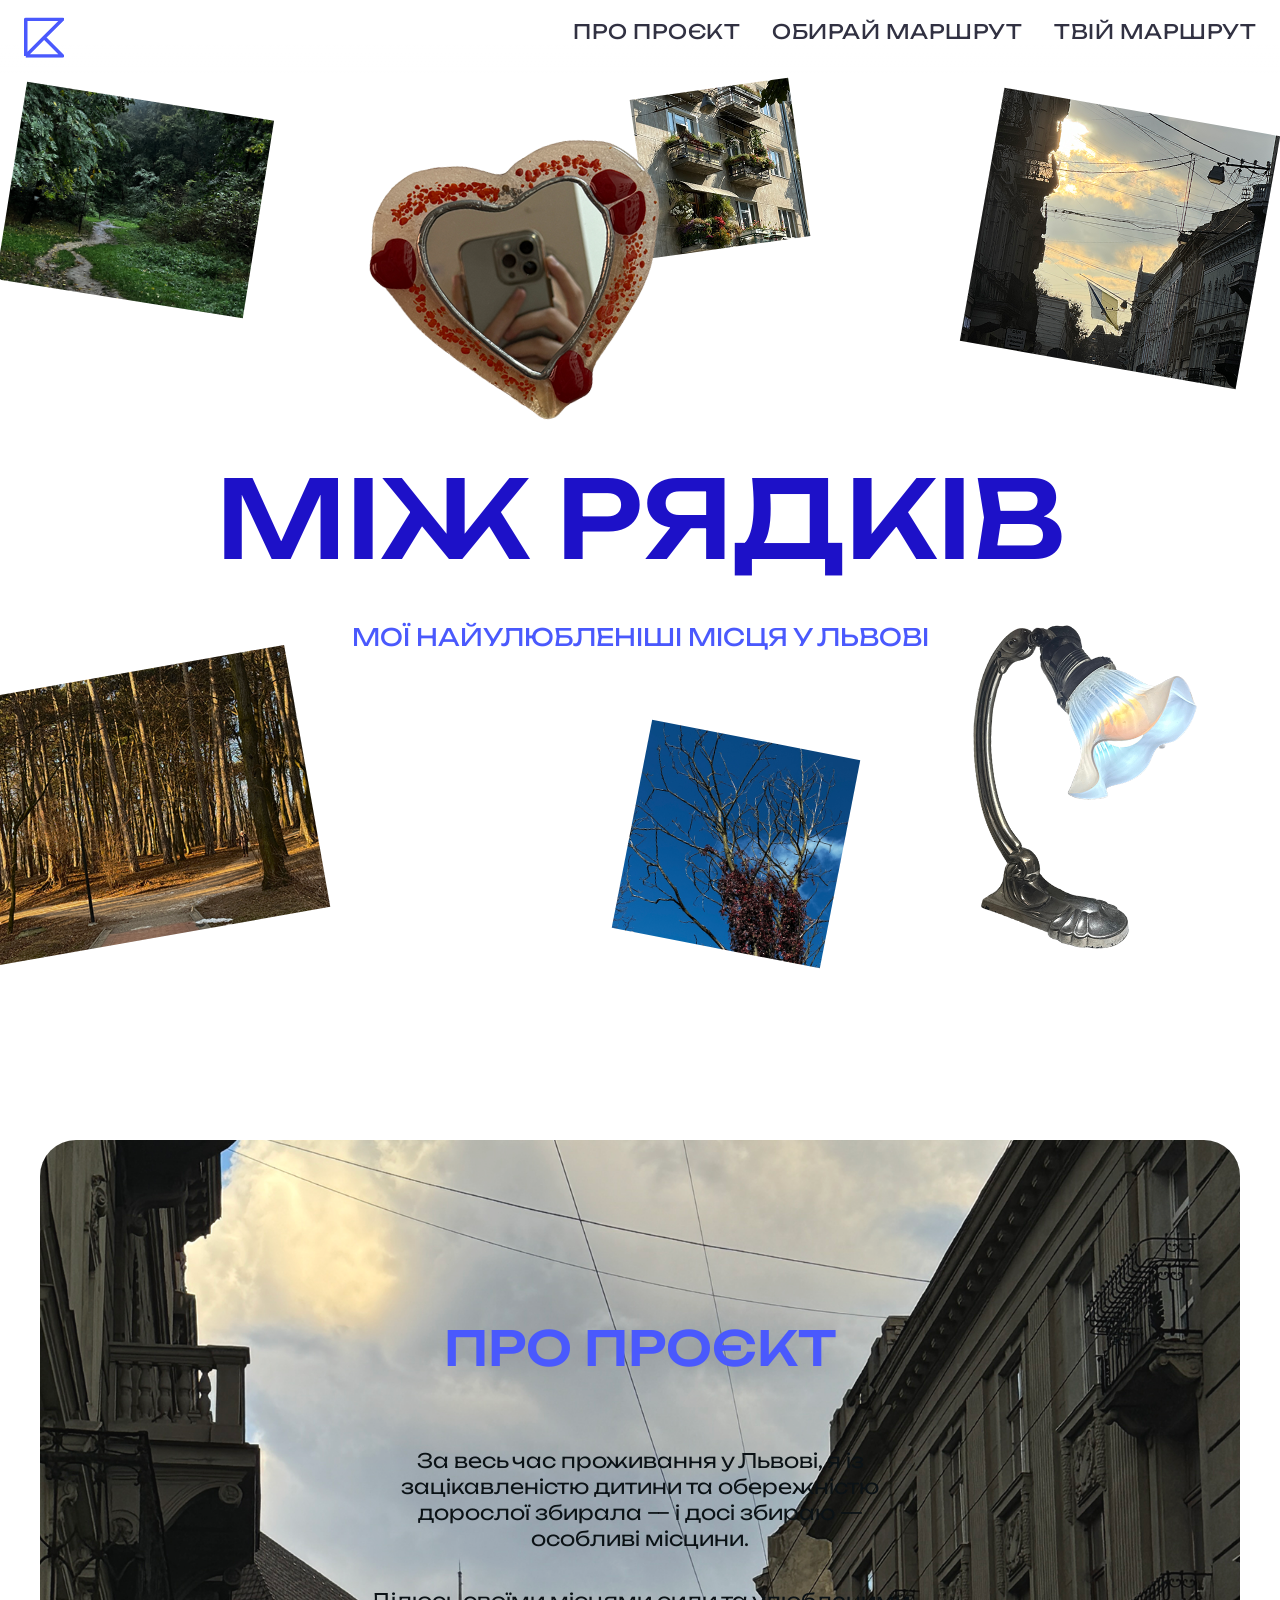
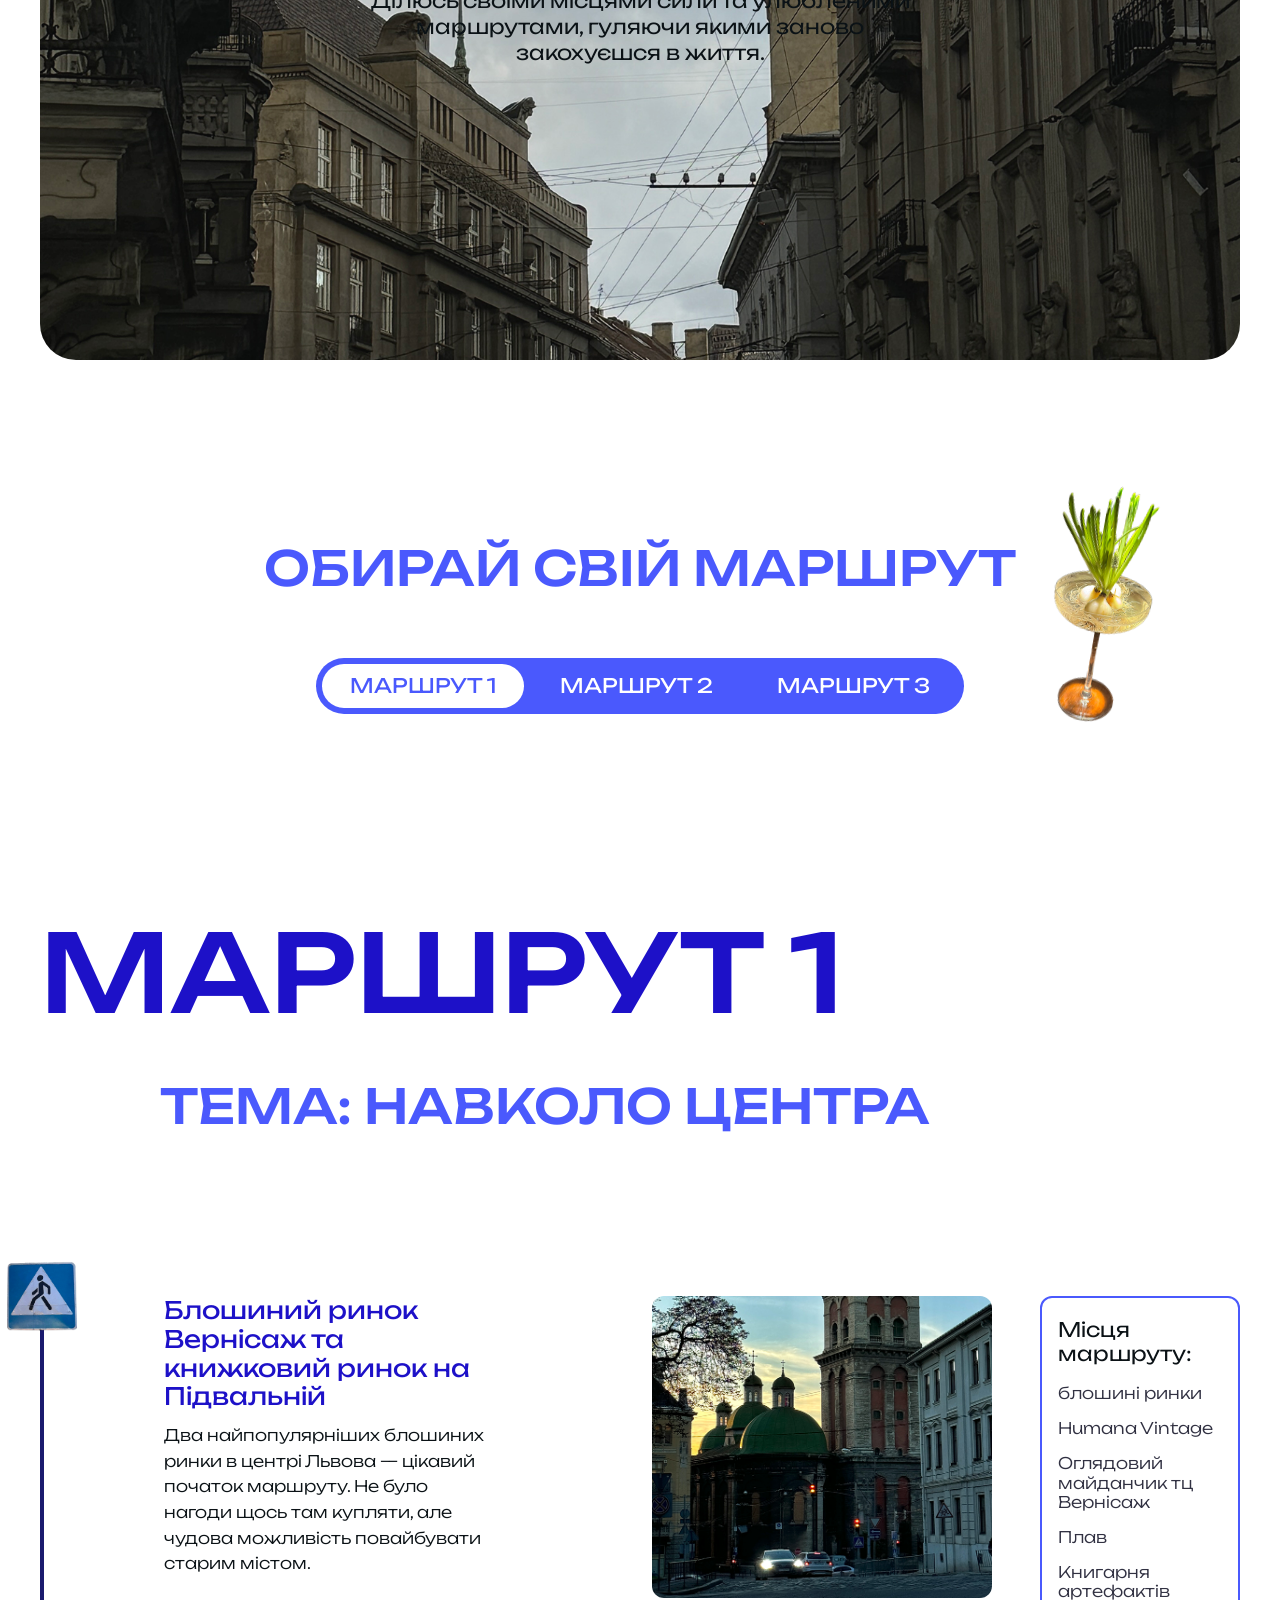
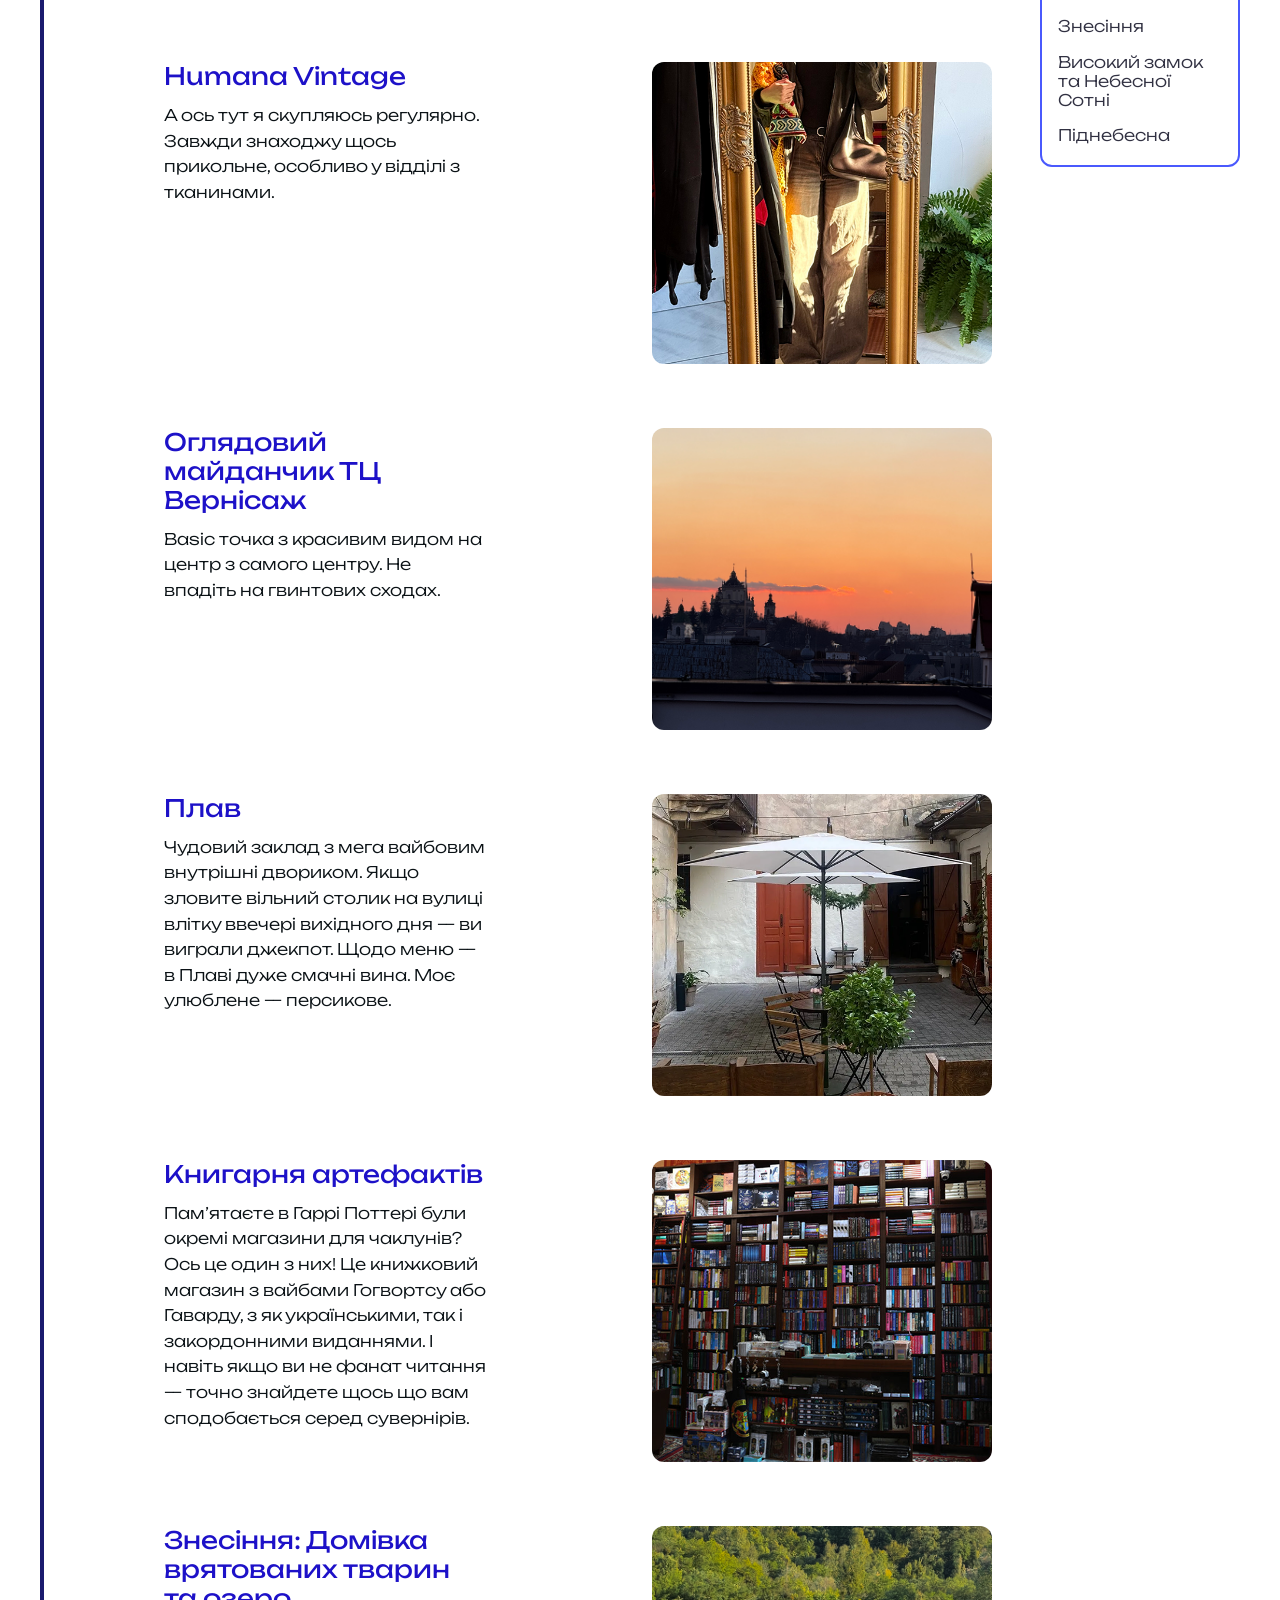
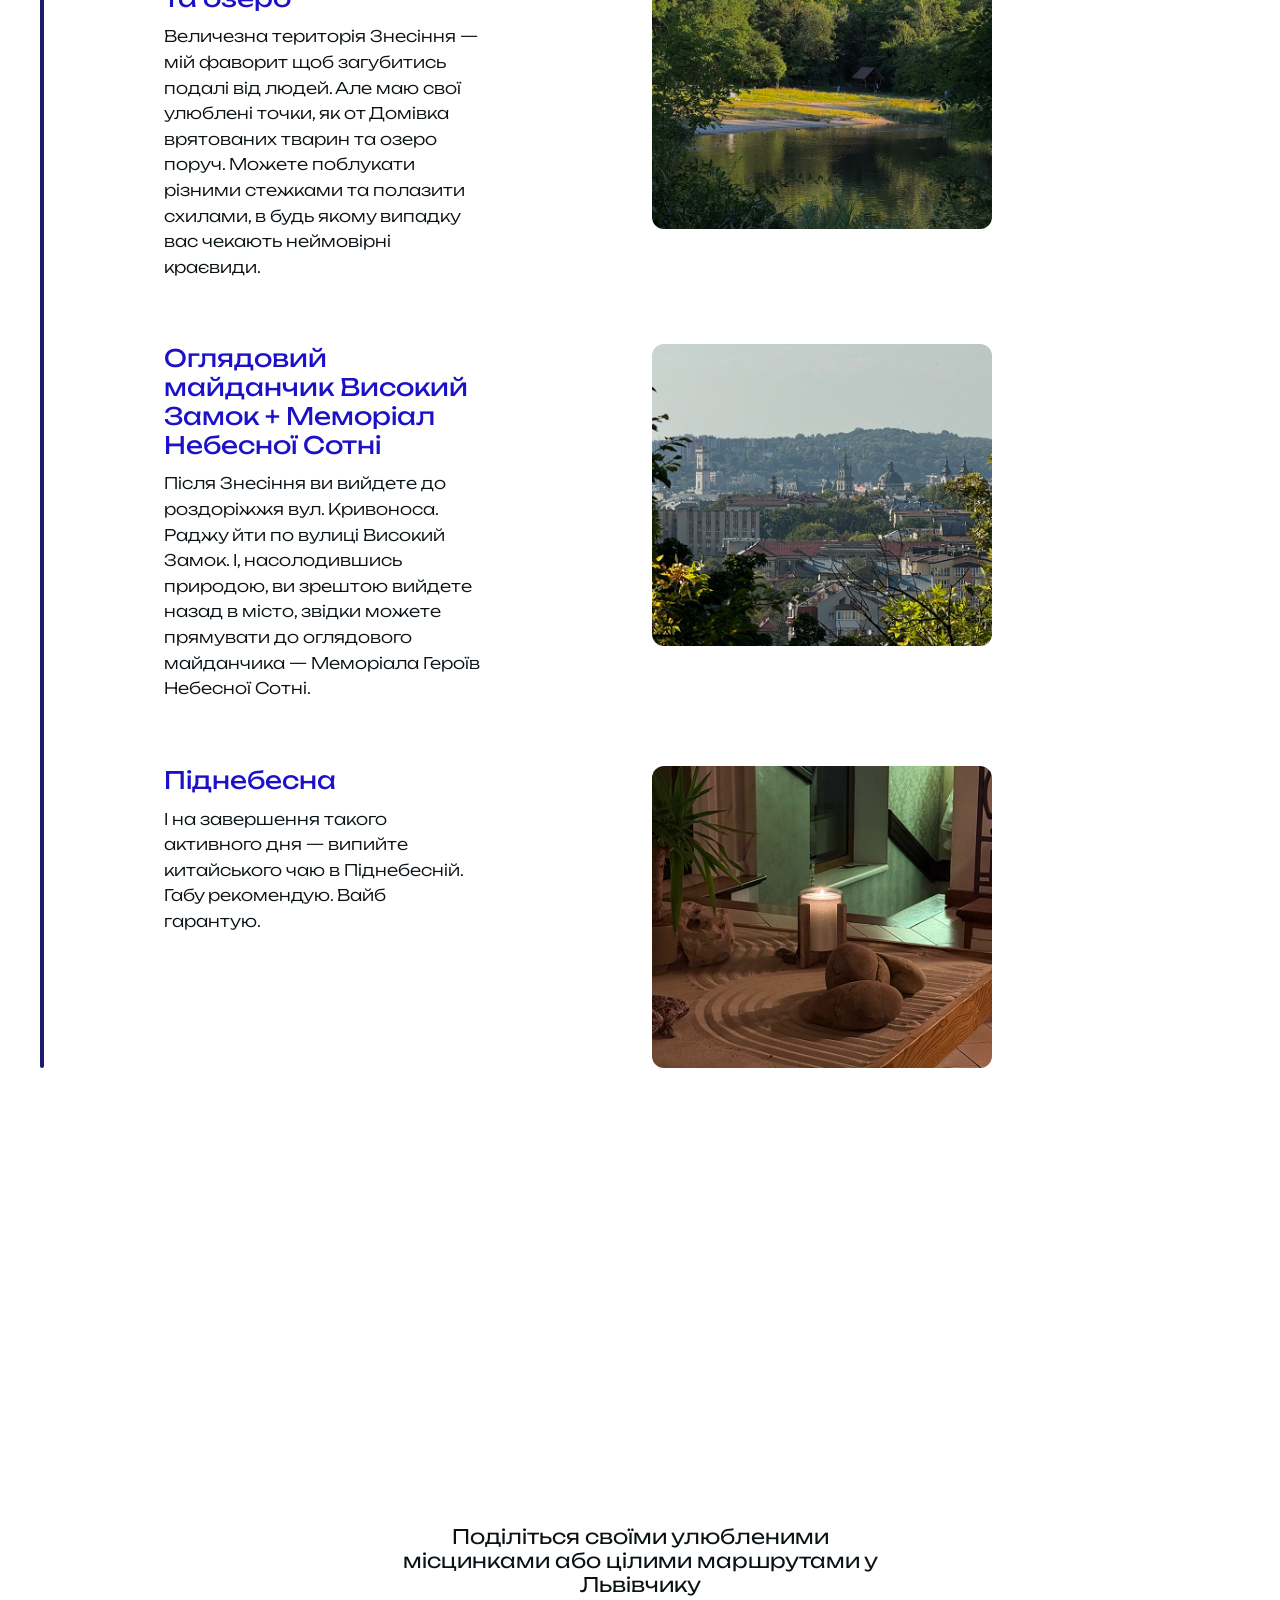
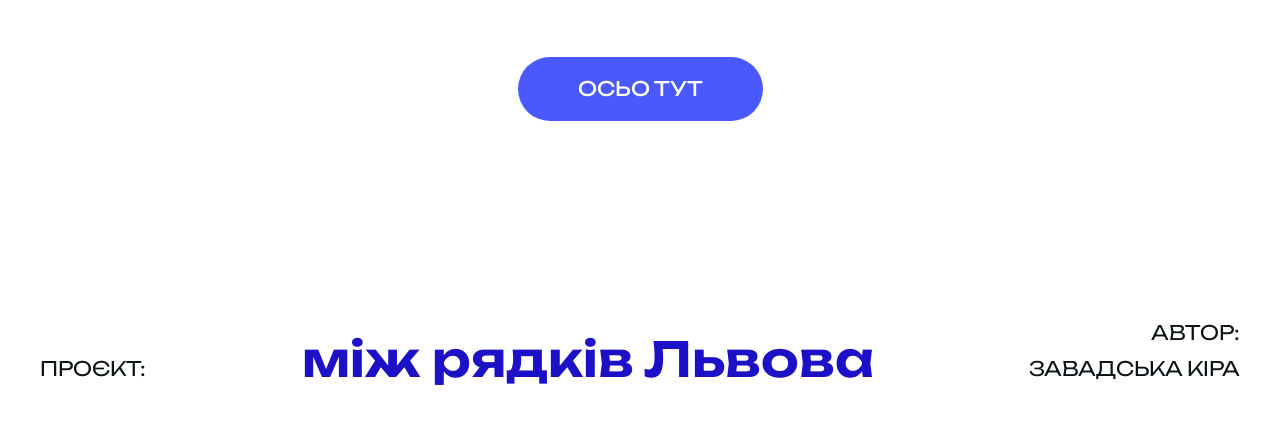
<file: index.html>
<!DOCTYPE html>
<html lang="uk">

<head>
    <meta charset="UTF-8">
    <meta name="viewport" content="width=device-width, initial-scale=1.0">
    <title>Мій лендинг</title>
    <link rel="preconnect" href="https://fonts.googleapis.com">
    <link rel="preconnect" href="https://fonts.gstatic.com" crossorigin>
    <link
        href="https://fonts.googleapis.com/css2?family=Cormorant+Garamond:ital,wght@0,300..700;1,300..700&family=Unbounded:wght@200..900&display=swap"
        rel="stylesheet">

    <link rel="stylesheet" href="css/normalize.css">
    <link rel="stylesheet" href="css/layout.css">
    <link rel="stylesheet" href="css/style.css">
    <link rel="stylesheet" href="css/hero.css">
    <link rel="stylesheet" href="css/about.css">
    <link rel="stylesheet" href="css/footer.css">
    <link rel="stylesheet" href="css/routs.css">
    <link rel="stylesheet" href="css/nav.css">
    <link rel="stylesheet" href="css/burger.css">
</head>

<body id="top">
    <nav>
        <div class="navbar">
            <a href="#top" class="logo">
                <img src="img/logo.svg" alt="logo">
            </a>
            <div class="navigation">
                <button class="nav-icon">
                    <span></span>
                    <span></span>
                    <span></span>
                    <span></span>
                </button>
                <ul class="level_1">
                    <li><a class="nav-link" href="#about">про проєкт</a></li>
                    <li><a class="nav-link" href="#routes">обирай маршрут</a></li>
                    <li><a class="nav-link" href="#footer">твій маршрут</a></li>
                </ul>
            </div>
        </div>
    </nav>


    <section class="hero">
        <div class="inside">
            <div class="hero-scene">
                <div class="hero-content">
                    <h1 class="h1">між рядків</h1>
                    <p class="h3">мої найулюбленіші місця у львові</p>
                </div>
                <img src="img/hero_balcon.jpg" alt="balcon" class="hero-photo hero_balcon">
                <img src="img/hero_blue.png" alt="blue" class="hero-photo hero_blue">
                <img src="img/hero_forest.png" alt="forest" class="hero-photo hero_forest">
                <img src="img/hero_glass.png" alt="glass" class="hero-photo hero_glass">
                <img src="img/hero_lamp.png" alt="lamp" class="hero-photo hero_lamp">
                <img src="img/hero_park.png" alt="park" class="hero-photo hero_park">
                <img src="img/hero_town.png" alt="town" class="hero-photo hero_town">
            </div>
        </div>
    </section>

    <section class="about" id="about">
        <div class="inside">
            <div class="about-card">
                <div class="about-bg"></div>
                <div class="about-content">
                    <h2 class="about-title h2">про проєкт</h2>

                    <p class="about-text h6">
                        За весь час проживання у Львові, я із зацікавленістю дитини та
                        обережністю дорослої збирала — і досі збираю — особливі місцини.
                    </p>

                    <p class="about-text h6">
                        Ділюсь своїми місцями сили та улюбленими маршрутами, гуляючи якими заново закохуєшся в життя.
                    </p>
                </div>

            </div>
        </div>
    </section>
    <section class="routes" id="routes">
        <div class="inside">
            <div class="routes-header">
                <h2 class="routes-title h2">Обирай свій маршрут</h2>
                <img src="img/routs_shoes.png" alt="туфельки" class="routes-shoes">
                <img src="img/routs_coctail.png" alt="коктель" class="routes-coctail">
                <div class="routes-tabs">
                    <button class="routes-tab active h3" data-route="1">Маршрут 1</button>
                    <button class="routes-tab h3" data-route="2">Маршрут 2</button>
                    <button class="routes-tab h3" data-route="3">Маршрут 3</button>
                </div>
            </div>



            <!-- маршрут 1 -->
            <div class="route active" id="route-1">
                <div class="route-intro">
                    <h1 class="h1">Маршрут 1</h1>
                    <p class="route-theme h2">Тема: Навколо центра</p>
                </div>

                <div class="route-body">

                    <div class="route-marker">
                        <img src="img/routs_sign.PNG" alt="marker" class="route-marker-sign">
                    </div>

                    <div class="route-places">
                        <div class="route-place" id="route1-place-1">
                            <div class="route-place-info">
                                <h4 class="route-place-title h4">Блошиний ринок Вернісаж та книжковий ринок на
                                    Підвальній</h4>
                                <p class="route-place-text">Два найпопулярніших блошиних ринки в центрі Львова — цікавий
                                    початок маршруту. Не було нагоди щось там купляти, але чудова можливість повайбувати
                                    старим містом.</p>
                            </div>
                            <img src="img/routs_1.1_shop.png" alt="Блошиний ринок" class="route-place-img">
                        </div>

                        <div class="route-place" id="route1-place-2">
                            <div class="route-place-info">
                                <h4 class="route-place-title h4">Humana Vintage</h4>
                                <p class="route-place-text">А ось тут я скупляюсь регулярно. Завжди знаходжу щось
                                    прикольне, особливо у відділі з тканинами.</p>
                            </div>
                            <img src="img/routs_1.2_humana.png" alt="Humana Vintage" class="route-place-img">
                        </div>

                        <div class="route-place" id="route1-place-3">
                            <div class="route-place-info">
                                <h4 class="route-place-title h4">Оглядовий майданчик ТЦ Вернісаж</h4>
                                <p class="route-place-text">Basic точка з красивим видом на центр з самого центру. Не
                                    впадіть на гвинтових сходах.</p>
                            </div>
                            <img src="img/routs_1.3_vernisag.png" alt="Оглядовий майданчик" class="route-place-img">
                        </div>

                        <div class="route-place" id="route1-place-4">
                            <div class="route-place-info">
                                <h4 class="route-place-title h4">Плав</h4>
                                <p class="route-place-text">Чудовий заклад з мега вайбовим внутрішні двориком. Якщо
                                    зловите вільний столик на вулиці влітку ввечері вихідного дня — ви виграли джекпот.
                                    Щодо меню — в Плаві дуже смачні вина. Моє улюблене — персикове.</p>
                            </div>
                            <img src="img/routsa_1.4_plav.png" alt="Плав" class="route-place-img">
                        </div>

                        <div class="route-place" id="route1-place-5">
                            <div class="route-place-info">
                                <h4 class="route-place-title h4">Книгарня артефактів</h4>
                                <p class="route-place-text">Памʼятаєте в Гаррі Поттері були окремі магазини для
                                    чаклунів? Ось це один з них! Це книжковий магазин з вайбами Гогвортсу або Гаварду, з
                                    як українськими, так і закордонними виданнями. І навіть якщо ви не фанат читання —
                                    точно знайдете щось що вам сподобається серед сувернірів.</p>
                            </div>
                            <img src="img/routs_1.5_artefacts.png" alt="Книгарня артефактів" class="route-place-img">
                        </div>

                        <div class="route-place" id="route1-place-6">
                            <div class="route-place-info">
                                <h4 class="route-place-title h4">Знесіння: Домівка врятованих тварин та озеро</h4>
                                <p class="route-place-text">Величезна територія Знесіння — мій фаворит щоб загубитись
                                    подалі від людей. Але маю свої улюблені точки, як от Домівка врятованих тварин та
                                    озеро поруч. Можете поблукати різними стежками та полазити схилами, в будь якому
                                    випадку вас чекають неймовірні краєвиди.</p>
                            </div>
                            <img src="img/routs_1.6_lake.png" alt="Знесіння" class="route-place-img">
                        </div>

                        <div class="route-place" id="route1-place-7">
                            <div class="route-place-info">
                                <h4 class="route-place-title h4">Оглядовий майданчик Високий Замок + Меморіал Небесної
                                    Сотні</h4>
                                <p class="route-place-text">Після Знесіння ви вийдете до роздоріжжя вул. Кривоноса.
                                    Раджу йти по вулиці Високий Замок. І, насолодившись природою, ви зрештою вийдете
                                    назад в місто, звідки можете прямувати до оглядового майданчика — Меморіала Героїв
                                    Небесної Сотні.</p>
                            </div>
                            <img src="img/routs_1.7_sightseeing.png" alt="Високий замок" class="route-place-img">
                        </div>

                        <div class="route-place" id="route1-place-8">
                            <div class="route-place-info">
                                <h4 class="route-place-title h4">Піднебесна</h4>
                                <p class="route-place-text">І на завершення такого активного дня — випийте китайського
                                    чаю в Піднебесній. Габу рекомендую. Вайб гарантую.</p>
                            </div>
                            <img src="img/routs_1.8_pidnebesna.png" alt=".8_pidnebesna" class="route-place-img">
                        </div>

                    </div>

                    <div class="route-sidebar">
                        <p class="route-sidebar-title h6">Місця маршруту:</p>
                        <ul class="route-sidebar-list h5">
                            <li><a href="#route1-place-1" class="route-sidebar-link">блошині ринки</a></li>
                            <li><a href="#route1-place-2" class="route-sidebar-link">Humana Vintage</a></li>
                            <li><a href="#route1-place-3" class="route-sidebar-link">Оглядовий майданчик тц Вернісаж</a>
                            </li>
                            <li><a href="#route1-place-4" class="route-sidebar-link">Плав</a></li>
                            <li><a href="#route1-place-5" class="route-sidebar-link">Книгарня артефактів</a></li>
                            <li><a href="#route1-place-6" class="route-sidebar-link">Знесіння</a></li>
                            <li><a href="#route1-place-7" class="route-sidebar-link">Високий замок та Небесної Сотні</a>
                            </li>
                            <li><a href="#route1-place-8" class="route-sidebar-link">Піднебесна</a></li>
                        </ul>
                    </div>

                </div>
            </div>







            <!-- маршрут 2 -->
            <div class="route" id="route-2">
                <div class="route-intro">
                    <h1 class="h1">Маршрут 2</h1>
                    <p class="route-theme h2">Тема: Дзен з природою</p>
                </div>

                <div class="route-body">

                    <div class="route-marker">
                        <img src="img/routs_sign.PNG" alt="marker" class="route-marker-sign">
                    </div>

                    <div class="route-places">

                        <div class="route-place" id="route2-place-1">
                            <div class="route-place-info">
                                <h4 class="route-place-title h4">Львівський муніципальний мистецький центр</h4>
                                <p class="route-place-text">Починаємо з Муніципального. Там завжди прикольні виставки і
                                    безкоштовний вхід. + вони часто проводять лекції, кіноперегляди, замальовки та інші
                                    події.</p>
                            </div>
                            <img src="img/routs_2.1_muncenter.png" alt="Львівський муніципальний мистецький центр"
                                class="route-place-img">
                        </div>

                        <div class="route-place" id="route2-place-2">
                            <div class="route-place-info">
                                <h4 class="route-place-title h4">Кафе Vitalnia</h4>
                                <p class="route-place-text">Як і в Плаві тут дуже атмосферний внутрішній дворик. Смачна
                                    кава і, як не дивно, атмосфера Вітальні.</p>
                            </div>
                            <img src="img/routs_2.2_vitalnia.png" alt="Кафе Vitalnia" class="route-place-img">
                        </div>

                        <div class="route-place" id="route2-place-3">
                            <div class="route-place-info">
                                <h4 class="route-place-title h4">Щось цікаве</h4>
                                <p class="route-place-text">Улюблений шоурум. Можна залипнути на годину просто
                                    розглядаючи все що стоїть на продаж. Ultimate місце для покупки подарунків, вам ще й
                                    все красивенько запакують.</p>
                            </div>
                            <img src="img/routs_2.3_showroom.png" alt="Щось цікаве" class="route-place-img">
                        </div>

                        <div class="route-place" id="route2-place-4">
                            <div class="route-place-info">
                                <h4 class="route-place-title h4">Травень</h4>
                                <p class="route-place-text">Зайдіть поїсти веганські страви, та відчуйте себе в
                                    нефорській творчій тусовці.</p>
                            </div>
                            <img src="img/routs_2.4_traven.png" alt="Травень" class="route-place-img">
                        </div>

                        <div class="route-place" id="route2-place-5">
                            <div class="route-place-info">
                                <h4 class="route-place-title h4">Ветеринарне озеро</h4>
                                <p class="route-place-text">Поки ви йдете по найкращій (на мою субʼєктивну думку) вулиці
                                    Пекарській — зайдіть гляньте на озеро у Ветеринарному уніку. Люблю там посидіти,
                                    повайбувати на сонечку разом з качечками.</p>
                            </div>
                            <img src="img/routs_2.5_veterenary.png" alt="Ветеринарне озеро" class="route-place-img">
                        </div>

                        <div class="route-place" id="route2-place-6">
                            <div class="route-place-info">
                                <h4 class="route-place-title h4">Личаківський цвинтар</h4>
                                <p class="route-place-text">Можна окремо йти на цілий день на тер-рію Личаківського
                                    цвинтаря, і все одно все не облазити. Якщо маєте час — залізьте в якусь дальню стару
                                    частину, подосліджуйте могили 19-20 століть. Відчула себе археологом коли там була.
                                </p>
                            </div>
                            <img src="img/routs_2.6_zwyntar.png" alt="Личаківський цвинтар" class="route-place-img">
                        </div>

                        <div class="route-place" id="route2-place-7">
                            <div class="route-place-info">
                                <h4 class="route-place-title h4">Личаківський парк + оглядовий майданчик</h4>
                                <p class="route-place-text">Після цвинтаря йдіть в Личаківський парк. Раджу піти саме
                                    провулками, повз меморіал Героїв України і вверх Цетнерівкою. Увійшовши в парк
                                    можете пройти його наскрізь і потім завернути вправо, а можете одразу лізти вгору
                                    вправо. Трохи пошукавши знайдете заховану кущами панораму на центр. </p>
                            </div>
                            <img src="img/routs_2.7_park.png" alt="Личаківський парк" class="route-place-img">
                        </div>

                        <div class="route-place" id="route2-place-8">
                            <div class="route-place-info">
                                <h4 class="route-place-title h4">АТБ</h4>
                                <p class="route-place-text">І на завершення такого насиченого дня — йдіть в АТБ на
                                    Личаківській. У Львові дуже мало АТБ, і це крає мені серце. Тому зайдіть, кайфаніть,
                                    купіть собі булочку, і можете спускатись вниз по Личаківській назад в центр.</p>
                            </div>
                            <img src="img/routs_2.8_atb.png" alt="АТБ" class="route-place-img">
                        </div>

                    </div>

                    <!-- sticky блок місць маршруту -->
                    <div class="route-sidebar">
                        <p class="route-sidebar-title h6">Місця маршруту:</p>
                        <ul class="route-sidebar-list">
                            <li><a href="#route2-place-1" class="route-sidebar-link">Муніципальний центр</a></li>
                            <li><a href="#route2-place-2" class="route-sidebar-link">кафе Vitalnia</a></li>
                            <li><a href="#route2-place-3" class="route-sidebar-link">шоурум Щось цікаве</a></li>
                            <li><a href="#route2-place-4" class="route-sidebar-link">Травень</a></li>
                            <li><a href="#route2-place-5" class="route-sidebar-link">Ветеринарне озеро</a></li>
                            <li><a href="#route2-place-6" class="route-sidebar-link">Личаківський цвинтар</a></li>
                            <li><a href="#route2-place-7" class="route-sidebar-link">Личаківський парк + оглядовий
                                    майданчик</a></li>
                            <li><a href="#route2-place-8" class="route-sidebar-link">АТБ</a></li>
                        </ul>
                    </div>

                </div>
            </div>





            <!-- маршрут 3 -->
            <div class="route" id="route-3">
                <div class="route-intro">
                    <h1 class="h1">Маршрут 3</h1>
                    <p class="route-theme h2">Тема: Окультуритись</p>
                </div>

                <div class="route-body">

                    <div class="route-marker">
                        <img src="img/routs_sign.PNG" alt="marker" class="route-marker-sign">
                    </div>

                    <div class="route-places">

                        <div class="route-place" id="route3-place-1">
                            <div class="route-place-info">
                                <h4 class="route-place-title h4">Альтернативна Кава на вул. Левицького</h4>
                                <p class="route-place-text">Зайдіть візьміть собі кави в Альтеркаві, і можете спокійно
                                    рушати по головним мистецьким точкам Львова.</p>
                            </div>
                            <img src="img/routs_3.1_cava.png" alt="Альтернативна Кава на вул. Левицького"
                                class="route-place-img">
                        </div>

                        <div class="route-place" id="route3-place-2">
                            <div class="route-place-info">
                                <h4 class="route-place-title h4">Я Галерея Пентхаус</h4>
                                <p class="route-place-text">Кайфові виставки в кайфовій будівлі. Не поспішайте,
                                    розглядайте деталі, подумайте про сенси життя.</p>
                            </div>
                            <img src="img/routs_3.2_penthouse.png" alt="Я Галерея Пентхаус" class="route-place-img">
                        </div>

                        <div class="route-place" id="route3-place-3">
                            <div class="route-place-info">
                                <h4 class="route-place-title h4">Я Галерея</h4>
                                <p class="route-place-text">Сейм, що і з пентхаусом, гляньте на мистецтво.В ЯГалереї
                                    часто проводяться замальовки оголеної натури, раджу хоч раз сходити.</p>
                            </div>
                            <img src="img/routs_3.3_gallery.png" alt="Я Галерея" class="route-place-img">
                        </div>

                        <div class="route-place" id="route3-place-4">
                            <div class="route-place-info">
                                <h4 class="route-place-title h4">Мистецька бібліотека</h4>
                                <p class="route-place-text">ЧЦе вам не звичайна бібліотека, а мистецька. Багато
                                    крутезних видань зі всеможливих тем, починаючи з дизайну та традиційного живопису,
                                    закінчуючи театром та музикою. Звісно там є й відділи з більш звичною літературою,
                                    типу історії, математики, української прохи і поезії.</p>
                            </div>
                            <img src="img/routs_3.4_library.png" alt="Мистецька бібліотека" class="route-place-img">
                        </div>

                        <div class="route-place" id="route3-place-5">
                            <div class="route-place-info">
                                <h4 class="route-place-title h4">ZAG</h4>
                                <p class="route-place-text">Відносно нова галерея, виставляє відомих митців. Наприклад
                                    зараз була експозиція робіт Тараса Шевченка, а до того були Айвазовський та Марчук.
                                    Кожного останнього числа місяця вхід в галерею — безкоштовний. Але готуйтесь до
                                    величезних черг.</p>
                            </div>
                            <img src="img/routs_3.5_zag.png" alt="ZAG" class="route-place-img">
                        </div>

                        <div class="route-place" id="route3-place-6">
                            <div class="route-place-info">
                                <h4 class="route-place-title h4">Містечко на вул. Вітовського</h4>
                                <p class="route-place-text">Якщо насолодились високим — час згадати як каша вдома пахне
                                    і піти в Містечко. Це бістро з смачною їжею, (звісно, на мою субʼєктивну думку, але
                                    не стикалась з протилежною), де можна поїсти чи ненайдешевше у Львові. Але судячи з
                                    відгуків на гугл мепс — не беріть чебуреки...</p>
                            </div>
                            <img src="img/routs_3.6_mistechko.png" alt="Містечко на вул. Вітовського"
                                class="route-place-img">
                        </div>

                        <div class="route-place" id="route3-place-7">
                            <div class="route-place-info">
                                <h4 class="route-place-title h4">ЛНАМ + галерея ЛНАМ</h4>
                                <p class="route-place-text">Не згадати про Alma Mater буде злочином, тому можете зайти в
                                    галерею на території академії, а також походити навколо корпусів. Якщо у вас є
                                    знайомі в академії чи ви просто дуже сміливі — пройдіться корпусами — в середині
                                    виставлені роботи студентів різних кафедр ЛНАМ. Або просто прийдіть на день
                                    відкритих дверей — не пошкодуєте.</p>
                            </div>
                            <img src="img/routs_3.7_lnaa.png" alt="ЛНАМ + галерея ЛНАМ" class="route-place-img">
                        </div>

                        <div class="route-place" id="route3-place-8">
                            <div class="route-place-info">
                                <h4 class="route-place-title h4">Три озера на Кримській</h4>
                                <p class="route-place-text">І на завершення такого мистецького дня — квест — знайдіть 3
                                    озера. Це не важко, і результат того вартує. Вам треба від ЛНАМ піти на вулицю
                                    Кримську, пройтись і завернути на перший поворот наліво. Там буду два неймовірних
                                    озера. Почильте там, і верніться на знов на Кримську. Йдіть вперед поки не натрапите
                                    на третє озеро( воно мій фаворит). Це і буде фініш. </p>
                            </div>
                            <img src="img/routs_3.8_krymska.png" alt="Три озера на Кримській" class="route-place-img">
                        </div>

                    </div>

                    <!-- sticky блок місць маршруту -->
                    <div class="route-sidebar">
                        <p class="route-sidebar-title h6">Місця маршруту:</p>
                        <ul class="route-sidebar-list">
                            <li><a href="#route3-place-1" class="route-sidebar-link">Альтеркава на Левицького</a></li>
                            <li><a href="#route3-place-2" class="route-sidebar-link">Я Галерея Пентхаус</a></li>
                            <li><a href="#route3-place-3" class="route-sidebar-link">Я Галерея</a></li>
                            <li><a href="#route3-place-4" class="route-sidebar-link">Мистецька бібліотека</a></li>
                            <li><a href="#route3-place-5" class="route-sidebar-link">ZAG</a></li>
                            <li><a href="#route3-place-6" class="route-sidebar-link">Містечко на Вітовського</a></li>
                            <li><a href="#route3-place-7" class="route-sidebar-link">ЛНАМ</a></li>
                            <li><a href="#route3-place-8" class="route-sidebar-link">Три озера на Кримській</a></li>
                        </ul>
                    </div>

                </div>
            </div>

        </div>
    </section>
    <footer id="footer">
        <div class="inside">
            <div class="footer-top">
                <img src="img/footer-horse.png" alt="horse" class="footer-horse">
                <p class="footer-text h6">Поділіться своїми улюбленими місцинками або цілими маршрутами у Львівчику
                </p>
                <a href="#" class="footer-btn">Осьо тут</a>
            </div>

            <div class="footer-bottom">
                <p class="footer-label h6">Проєкт:</p>
                <p class="footer-title">між рядків Львова</p>
                <div class="footer-author">
                    <p class="footer-label h6">Автор:</p>
                    <p class="footer-name h6">Завадська Кіра</p>
                </div>
            </div>
        </div>
    </footer>
    <script src="js/parallax.js"></script>
    <script src="js/routs.js"></script>
    <script src="js/nav.js"></script>
</body>

</html>
</file>
<file: css/layout.css>
/* напрямки */
.row {
  display: flex;
  flex-direction: row;
}

.col {
  display: flex;
  flex-direction: column;
}

/* вирівнювання */
.space-between {
  justify-content: space-between;
}

.center {
  align-items: center;
  text-align: center;
}


header>.inside,
footer>.inside,
section>.inside {
    max-width: var(--max-width);
    margin-left: auto;
    margin-right: auto;
    padding-left: var(--ipad-padding);
    padding-right: var(--ipad-padding);
}

@media (max-width:640px) {

    header>.inside,
    footer>.inside,
    section>.inside {

        padding-left: var(--mob-padding);
        padding-right: var(--mob-padding);
    }
}
</file>
<file: css/style.css>
:root {
    --main-color: #1D11C8;
    --secondary-color: #4A59FD;
    --btn-color: #FFFDD0;
    --background-color: #ffffff;
    --txt-secondary-color: #0B1216;
    --txt-tetriary-color: #313142;
    /* тут розписую всі кольори які в мене є і які належать певним змінним*/

    --mob-padding: 24px;
    --ipad-padding: 40px;
    /* відступи для телефона*/
    --max-width: 1440px;
    /* всі відступи (обмеження далі якого не розширюється)*/
    --brg-width: 28px;
    --brg-height: 20px;
    --brg-weight: 2px;
    --nav-color-1: #0B1216;
    --brg-color-1: #0B1216;

}

html body {
    font-family: "Unbounded", sans-serif;
    font-optical-sizing: auto;
    font-size: 1rem;        /* = 16px */
    line-height: 1.2;
    font-weight: 300;
    font-style: normal;
    color: var(--txt-secondary-color);
}

em {
    font-style: italic;
}
.h1 {
  font-size: 6.75rem;   /* 108 / 16 */
  line-height: 1.1;
  font-weight: 500;
  color: var(--main-color);
  text-transform: uppercase;
}

.h2 {
  font-size: 3rem;   /* 108 / 16 */
  line-height: 1.2;
  font-weight: 500;
  color: var(--secondary-color);
  text-transform: uppercase;
}

.h3 {
  font-size: 1.5rem;    /* 24 / 16 */
  line-height: 1.2;
  color: var(--secondary-color);
  text-transform: uppercase;
  font-weight: 400;
}

.h4 {
  font-size: 1.5rem;    /* 24 / 16 */
  color: var(--main-color);
  font-weight: 400;
}

.h5 {
  font-size: 1rem; 
  font-weight: 300;
}

.h6 {
  font-size: 1.25rem;   /* 20 / 16 */
  line-height: 1.2;
  color: var(--txt-secondary-color);
  /*text-transform: uppercase;*/
  font-weight: 350;
}


.nav-link {
  font-size: 1.25rem; /* як h6 */
  font-weight: 400;
  text-transform: uppercase;
  color: var(--txt-secondary-color);
}
</file>
<file: css/hero.css>
.hero {
  padding-top: 80px;
  padding-bottom: 40px;
}

.hero-scene {
  position: relative;
  min-height: 820px;
}

/* центральний текст */
.hero-content {
  position: absolute;
  left: 50%;
  top: 380px;
  transform: translateX(-50%);
  text-align: center;
  z-index: 3;
  width: 100%;
}

.hero-content .h1 {
  margin-bottom: 44px;
}

.hero-photo,
.hero-object {
  position: absolute;
  display: block;
  object-fit: cover;
}

.hero_lamp {
  width: 280px;
  right: 20px;
  bottom: -70px;
  transform: rotate(4deg);
}

/* 2. верх право-центр */
.hero_balcon {
  width: 160px;
  right: 440px;
  top: 8px;
  transform: rotate(-8deg);
  transition-delay: 5s;
}

/* 3. низ центр */
.hero_blue {
  width: 212px;
  left: 590px;
  bottom: -50px;
  transform: rotate(11deg);
}

/* 4. верх право */
.hero_forest {
  width: 250px;
  left: -30px;
  top: 20px;
  transform: rotate(9deg);
}

/* 5. верх ліво-центр */
.hero_glass {
  width: 310px;
  left: 330px;
  top: 61px;
  transform: rotate(-10deg);
}

/* 6. низ ліво */
.hero_park {
  width: 370px;
  left: -100px;
  top: 595px;
  transform: rotate(-10deg);
}

/* 7. верх право */
.hero_town {
  width: 280px;
  right: -20px;
  top: 30px;
  transform: rotate(10deg);
}

.hero-photo {
  transition: transform 1s cubic-bezier(0.35, 0.46, 0.45, 0.94), opacity 0.8s ease-in-out;
}

.hero_lamp.hidden {
  transform: rotate(4deg) translate(200px, 300px);
  opacity: 0;
}

.hero_balcon.hidden {
  transform: rotate(-8deg) translate(200px, -200px);
  opacity: 0;
}

.hero_blue.hidden {
  transform: rotate(11deg) translate(300px, 100px);
  opacity: 0;
}

.hero_forest.hidden {
  transform: rotate(9deg) translate(-300px, -100px);
  opacity: 0;
}

.hero_glass.hidden {
  transform: rotate(-10deg) translate(-200px, 200px);
  opacity: 0;
}

.hero_park.hidden {
  transform: rotate(-10deg) translate(-300px, 300px);
  opacity: 0;
}

.hero_town.hidden {
  transform: rotate(10deg) translate(300px, -300px);
  opacity: 0;
}

@media screen and (max-width: 767px) {

    html, body {
        overflow-x: hidden;
        max-width: 100%;
    }

    .hero {
        padding-top: 60px;
        padding-bottom: 0;
    }

    .hero .inside {
        max-width: 100% !important;
        padding-left: 0 !important;
        padding-right: 0 !important;
        margin-left: 0 !important;
        margin-right: 0 !important;
    }

    .hero-scene {
        width: 100%;
        min-height: 900px;
    }

    .hero-content {
        left: 50%;
        top: 280px;
        transform: translateX(-50%);
        text-align: center;
        width: 100%;
        padding: 0 16px;
        z-index: 3;
    }

    .hero-content .h1 {
        font-size: 4rem;
        line-height: 1;
        margin-bottom: 20px;
    }

    .hero-content .h3 {
        font-size: 0.9rem;
        max-width: 260px;
        margin: 0 auto;
    }

    .hero_forest {
        width: 130px;
        left: -35px;
        top: 10px;
        transform: rotate(9deg);
    }

    .hero_balcon {
        width: 90px;
        right: 85px;
        left: auto;
        top: -2px;
        transform: rotate(2deg);
        transition-delay: 0s;
    }

    .hero_glass {
        width: 140px;
        left: 10px;
        top: 170px;
        bottom: auto;
        transform: rotate(-10deg);
        z-index: 1;
    }

    .hero_town {
        width: 160px;
        right: -40px;
        left: auto;
        top: 160px;
        transform: rotate(-15deg);
        z-index: 1;
    }

    .hero_park {
        width: 190px;
        left: -40px;
        top: 520px;
        bottom: auto;
        transform: rotate(-7deg);
    }

    .hero_blue {
        width: 90px;
        left: 55%;
        top: 690px;
        bottom: auto;
        transform: translateX(-50%) rotate(11deg);
    }

    .hero_lamp {
        width: 150px;
        right: 20px;
        left: auto;
        top: 460px;
        bottom: auto;
        transform: rotate(1deg);
    }

    .hero_lamp.hidden {
        transform: rotate(4deg) translate(120px, 150px);
        opacity: 0;
    }

    .hero_balcon.hidden {
        transform: rotate(-8deg) translate(120px, -120px);
        opacity: 0;
    }

    .hero_blue.hidden {
        transform: translateX(-50%) rotate(11deg) translate(0px, 150px);
        opacity: 0;
    }

    .hero_forest.hidden {
        transform: rotate(9deg) translate(-150px, -80px);
        opacity: 0;
    }

    .hero_glass.hidden {
        transform: rotate(-10deg) translate(-120px, 100px);
        opacity: 0;
    }

    .hero_park.hidden {
        transform: rotate(-10deg) translate(-150px, 150px);
        opacity: 0;
    }

    .hero_town.hidden {
        transform: rotate(10deg) translate(150px, -150px);
        opacity: 0;
    }
}
</file>
<file: css/about.css>
.about {
  padding-top: 200px;
  padding-bottom: 100px;
}


.about-card {
  position: relative;
  border-radius: 36px;
  overflow: hidden;
  min-height: 820px;

}

.about-bg {
  position: absolute;
  top: -10%;
  left: 0;
  width: 100%;
  height: 170%;
  background-image: url("../img/about_sky.png");
  background-size: cover;
  background-position: center;
  z-index: 0;
  opacity: 96%;
}

/* текст поверх */
.about-content {
  position: relative;
  z-index: 2;
  max-width: 620px;
  margin: 0 auto;
  text-align: center;
  padding-top: 180px;
  padding-left: 40px;
  padding-right: 40px;
  padding-bottom: 80px;
}

.about-title {
  margin-bottom: 70px;
}

.about-text {
  font-size: 1.25rem;
  line-height: 1.3;
  color: var(--txt-secondary-color);
}

.about-text+.about-text {
  margin-top: 36px;
}

[id^="about"] {
    scroll-margin-top: -10vh;
}


@media screen and (max-width: 767px) {

  .about {
    padding-top: 60px;
    padding-bottom: 60px;
  }

  .about-card {
    border-radius: 24px;
    min-height: unset;
  }

  .about-content {
    padding-top: 100px;
    padding-left: 24px;
    padding-right: 24px;
    padding-bottom: 48px;
    max-width: 100%;
  }

  .about-title {
    margin-bottom: 40px;
    font-size: 2rem;
    word-break: break-word;
    max-width: 200px;
    margin-left: auto;
    margin-right: auto;

  }

  .about-text {
    font-size: 1rem;
    line-height: 1.4;
  }

  .about-text+.about-text {
    margin-top: 24px;
  }
}
</file>
<file: css/footer.css>
footer {
  padding-top: 60px;
  padding-bottom: 40px;
}

.footer-top {
  display: flex;
  flex-direction: column;
  align-items: center;
  text-align: center;
  margin-bottom: 12.5rem;
}

.footer-horse {
  width: 300px;
  margin-bottom: 60px;
  transition: transform 0.8s cubic-bezier(0.25, 0.46, 0.45, 0.94), opacity 0.8s ease;
}

.footer-horse.horse-hidden {
    transform: translate(-200px, -100px);
    opacity: 0;
}


.footer-btn {
  display: inline-block;
  background-color: var(--secondary-color);
  color: var(--background-color);
  font-size: 1.25rem;
  text-transform: uppercase;
  text-decoration: none;
  padding: 20px 60px;
  border-radius: 100px;
  font-weight: 400;
}

.footer-bottom {
  display: flex;
  align-items: flex-end;
  justify-content: space-between;
}

.footer-label {
  text-transform: uppercase;
  padding-bottom: 8px;
}

.footer-title {
  font-family: "Unbounded", sans-serif;
  font-size: 3rem;
  font-weight: 600;
  color: var(--main-color);
}

.footer-author {
  text-align: right;
  padding-bottom: 8px;
}

.footer-name {
  text-transform: uppercase;
  margin-top: 4px;
}

.footer-text {
  /*text-transform: uppercase;*/
  max-width: 500px;
  margin-bottom: 60px;
}

@media screen and (max-width: 767px) {

  footer {
    padding-top: 40px;
    padding-bottom: 32px;
  }

  .footer-top {
    margin-bottom: 40px;
  }

  .footer-horse {
    width: 180px;
    margin-bottom: 32px;
  }

  .footer-text {
    font-size: 1rem;
    max-width: 100%;
    margin-bottom: 32px;
  }

  .footer-btn {
    font-size: 1rem;
    padding: 16px 40px;
  }

  .footer-bottom {
    flex-direction: column;
    align-items: flex-start;
    gap: 3px;
  }

  .footer-title {
    font-size: 1.8rem;
    line-height: 1.1;
  }

  .footer-author {
    text-align: left;
    padding-bottom: 0;
  }

  .footer-label {
    font-size: 0.8rem;
    margin-top: 16px;
  }

  .footer-name {
    font-size: 0.8rem;
    margin-top: -5px;
  }
}
</file>
<file: css/routs.css>
.routes {
    padding-top: 80px;
    padding-bottom: 80px;
}

.routes-header {
    text-align: center;
    margin-bottom: 200px;
    position: relative;
}

.routes-shoes {
    position: absolute;
    left: 40px;
    top: 0px;
    width: 230px;
}

.routes-coctail {
    position: absolute;
    right: 40px;
    bottom: -20px;
    width: 200px;
    transform: rotate(10deg);
}

.routes-title {
    margin-bottom: 60px;
}

.routes-tabs {
    display: inline-flex;
    gap: 8px;
    background-color: var(--secondary-color);
    padding: 6px;
    border-radius: 100px;

}

.routes-tab {
    background: none;
    border: none;
    cursor: pointer;
    font-family: "Unbounded", sans-serif;
    color: var(--background-color);
    padding: 10px 28px;
    border-radius: 100px;
    transition: background-color 0.3s, color 0.3s;
    font-size: 1.25rem;
}

.routes-tab.active {
    background-color: var(--background-color);
    color: var(--secondary-color);
}


/* маршрути — показуємо тільки активний */
.route {
    display: none;
}

.route.active {
    display: block;
}

/* вступ маршруту */
.route-intro {
    margin-bottom: 160px;
}

.route-intro .h1 {
    margin-bottom: 46px;
}

.route-intro .h2 {
    padding-left: 120px;
}

/* основний лейаут */

.route-body {
    display: flex;
    flex-direction: row;
    align-items: flex-start;
    gap: 0;
}


/* --- Вертикальна лінія-маркер зліва --- */
.route-marker {
    flex-shrink: 0;
    width: 4px;
    background: #1A1A6E;
    align-self: stretch;
    border-radius: 2px;
    margin-right: 120px;
    position: relative;
}

/* Крапка зверху на маркері */
.route-marker::before {
    display: none;
}

.route-marker-sign {
    position: absolute;
    top: var(--marker-offset, 0px);
    left: 50%;
    transform: translate(-50%, -50%);
    width: 70px;
    height: 70px;
    object-fit: contain;
    transition: top 0.3s ease;
}


/* ===========================
   ROUTE PLACES
   flex-direction: column — список карток
   =========================== */

.route-places {
    display: flex;
    flex-direction: column;
    gap: 64px;
    flex: 1 1 0;
    min-width: 0;
}


/* --- Одна картка місця --- */
.route-place {
    display: flex;
    flex-direction: row;
    align-items: flex-start;
    gap: 20%;
}

.route-place-info {
    flex: 1 1 0;
    min-width: 0;
    max-width: 400px;
    display: flex;
    flex-direction: column;
    gap: 12px;
}

.route-place-title {
    color: var(--main-color);
}

.route-place-text {
    line-height: 1.6;
}

.route-place-img {
    flex-shrink: 0;
    width: 340px;
    object-fit: cover;
    border-radius: 12px;
}

.route-sidebar {
    flex-shrink: 0;
    width: 200px;
    margin-left: 48px;
    position: sticky;
    top: 84px;
    align-self: flex-start;

    border: 2px solid var(--secondary-color);
    padding: 20px 16px;
    border-radius: 12px;
}


.route-sidebar-title {
    margin-bottom: 18px;
    color: var(--txt-secondary-color);
}

.route-sidebar-list {
    list-style: none;
    display: flex;
    flex-direction: column;
    gap: 16px;
}

.route-sidebar-link {
    color: var(--txt-tetriary-color);
    text-decoration: none;
}

.route-sidebar-link:hover {
    opacity: 0.6;
}

[id^="route"] {
    scroll-margin-top: 30vh;
}

.routes-shoes,
.routes-coctail {
    transition: transform 0.8s cubic-bezier(0.25, 0.46, 0.45, 0.94), opacity 0.8s ease;
}

.routes-shoes.hidden {
    transform: translate(-200px, -100px);
    opacity: 0;
}

.routes-coctail.hidden {
    transform: translate(200px, 100px);
    opacity: 0;
}

.route-place-img {
    transition: transform 1s cubic-bezier(0.35, 0.46, 0.45, 0.94), opacity 0.8s ease-in-out;
}

.route-place-img.img-hidden {
    opacity: 0;
    transform: rotate(3deg) translateY(30px);
}

@media screen and (max-width: 767px) {

    .routes {
        padding-top: 60px;
        padding-bottom: 60px;
    }

    .routes-header {
        margin-bottom: 60px;
        text-align: center;
        display: flex;
        flex-direction: column;
    }


    .routes-tabs {
        order: 1;
    }

    /* Туфлі — над заголовком */
    .routes-shoes {
        position: relative;
        left: auto;
        top: auto;
        width: 160px;
        margin: 40px auto 20px;
        display: block;
        order: 2;
    }

    .routes-shoes.hidden {
        transform: translate(-100px, -60px);
        opacity: 0;
    }

    /* Коктель — ховаємо */
    .routes-coctail {
        display: none !important;
    }

    .routes-title {
        margin-bottom: 32px;
        font-size: 2rem;
        order: 1;
    }

    /* Таби — вертикально, форма як на дизайні */
    .routes-tabs {
        display: flex;
        flex-direction: column;
        gap: 0;
        width: fit-content;
        margin: 0 auto;
        padding: 6px;
        border-radius: 20px;
    }

    .routes-tab {
        padding: 14px 48px;
        font-size: 1rem;
        text-align: center;
        border-radius: 14px;
    }

    /* Вступ маршруту */
    .route-intro {
        margin-bottom: 60px;
    }

    .route-intro .h1 {
        font-size: 3rem;
        margin-bottom: 16px;
    }

    .route-intro .h2 {
        padding-left: 0;
        font-size: 1.2rem;
    }

    /* Основний лейаут */
    .route-body {
        flex-direction: column;
    }

    .route-marker {
        display: none;
    }

    .route-sidebar {
        display: none;
    }

    /* Картки місць */
    .route-places {
        gap: 48px;
        width: 100%;
    }

    .route-place {
        flex-direction: column;
        gap: 16px;
    }

    .route-place-info {
        max-width: 100%;
        gap: 8px;
    }

    .route-place-title {
        font-size: 1.2rem;
    }

    .route-place-text {
        font-size: 0.95rem;
        line-height: 1.5;
    }

    .route-place-img {
        width: 100%;
        border-radius: 12px;
    }

    .route-intro .h1 {
        font-size: 2.2rem;
        margin-bottom: 16px;
        word-break: keep-all;
    }

    .route-intro .h2 {
        padding-left: 0;
        font-size: 1rem;
    }

    /* Маркер-лінія — ховаємо */
    .route-marker {
        display: none;
    }

    .route-place-title::before {
        display: none;
    }
}
</file>
<file: css/nav.css>
.header-row {
    display: flex;
    justify-content: space-between;
    align-items: center;
}

.menu {
    display: flex;
    gap: 40px;
}

.logo img {
    height: 40px;
}

header {
    padding-top: 20px;
    padding-bottom: 20px;
}


nav {
    background: linear-gradient(to bottom,
            var(--background-color) 60%,
            rgba(255, 255, 255, 0) 100%);
    /* linear-gradient(to bottom, rgba(255, 255, 255, 0.9), rgba(255, 255, 255, 0));  */
    background-repeat: no-repeat;
    background-position: bottom;
    position: fixed;
    top: 0;
    left: 0;
    width: 100%;
    z-index: 95;
}

nav.topfixed {
    background: linear-gradient(to bottom,
            var(--background-color) 60%,
            rgba(255, 255, 255, 0) 100%);
    position: fixed;

}

nav.topfixed::before {
    transform: none;
}

.navbar {
    display: flex;
    justify-content: space-between;
    /* Схема вирівнювання лого та меню (desktop) по основній осі (main axis) */
    align-items: center;
    /* Схема вирівнювання лого та меню (desktop) по додатковій осі (cross axis) */
    margin-left: auto;
    /* Центрування блоку всередині nav по-горизонталі */
    margin-right: auto;
    /* Центрування блоку всередині nav по-горизонталі */
    max-width: var(--max-width);
    /* Ширина .nav-inside не більше 1280px */
    padding: 12px 24px;
    /* Внутрішні відступи */
    position: relative;
    transition: all .3s ease-in-out;
}

.topfixed .navbar {
    justify-content: space-between;
    padding-top: 12px;
    /* Внутрішні відступи після прокрутки */
    padding-bottom: 12px;
    /* Внутрішні відступи після прокрутки */
    transform: scale(0.9);
}

.logo {
    display: flex;
    width: var(--logo-width);
    line-height: .7;
    transform: scale(1.3);
    transform-origin: left center;
    align-items: center;
    /* Вирівнювання по додатковій осі */
    transition: all .3s ease-in-out;
    text-decoration: none;
}

.logo img {
    max-width: 50%;
    height: auto;
}

.logo:hover {
    text-decoration: none;
}

.topfixed .logo {
    transform: scale(1);
    opacity: 1;
    display: flex;
}

.logo img {
    margin-right: 15px;
}

.logo span {
    color: var(--logo-color-1);
    font-size: .8rem;
    /* 0.85 * font-size body */
    line-height: 1.4;
    letter-spacing: .035em;
    font-weight: 600;
    text-transform: uppercase;
    max-width: 80px;
}

nav .navbar {
    overflow: visible;
}

.nav-icon {
    display: none;
    z-index: 99;
}

.navigation a {
    display: block;
    color: var(--txt-tetriary-color);
    /* Основний колір меню */
    font-size: 1.25rem;
    /* Розмір тексту меню */
    font-weight: 400;
    /* Накреслення тексту меню */
    letter-spacing: .025em;
    padding: 8px 0 18px;
    margin-left: 32px;
    text-decoration: none;
    position: relative;
    transition: all .3s ease;
}

.navigation a:hover {
    color: var(--secondary-color);
    /* Основний колір меню (hover) */
}

.topfixed .navigation a {
    color: var(--txt-tetriary-color);
    /* Колір меню після прокрутки */

}

.topfixed .navigation a:hover {
    color: var(--secondary-color);
    /* Колір меню (hover) після прокрутки */
}

.navigation ul {
    list-style: none;
    display: flex;
    justify-content: flex-end;
}

.navigation li {
    display: inline-block;
    vertical-align: middle;
}

a:hover,
a:focus,
a:active {
    text-decoration: none;
}

.overlay {
    background-color: #333;
    opacity: .3;
    position: absolute;
    left: 0;
    top: 0;
    width: 100dvw;
    height: 100dvh;
}


@media screen and (max-width: 767px) {

    .navigation ul {
        background-color: var(--background-color);
        display: flex;
        flex-direction: column;
        justify-content: flex-start;
        align-items: flex-start;
        width: 100%;
        height: 100dvh;
        position: fixed;
        right: 0;
        top: 0;
        padding-top: 80px;
        padding-left: 24px;
        transform: translateX(100%);
        transition: transform .35s ease;
        z-index: 98;
    }

    .open .navigation ul {
        transform: translateX(0);
    }

    .open ul li {
        width: 100%;
        border-bottom: 1px solid rgba(0,0,0,0.1);
        margin-left: 0;
    }

    .open ul a {
        color: var(--txt-secondary-color);
        font-size: 1.5rem;
        padding-top: 16px;
        padding-bottom: 16px;
    }

    nav.topfixed .navbar {
        transform: scale(1);
        padding: 8px 24px;
    }
}
</file>
<file: css/burger.css>
.nav-icon {
  background: transparent;
  border: none;
  outline: none;
  display: none;
  visibility: hidden;
  width: var(--brg-width);   /* Ширина бургера */
  height: var(--brg-height); /* Висота бургера */
  position: relative;
}

.nav-icon span {
  background-color: var(--nav-color-1);
  display: block;
  position: absolute;
  left:0;
  width: 100%;
  height: var(--brg-weight);
}

.topfixed .nav-icon span {
  background-color: var(--brg-color-1);
}

.nav-icon span {
  opacity: 1;
  left: 0;
  -webkit-transform: rotate(0deg);
  -moz-transform: rotate(0deg);
  -o-transform: rotate(0deg);
  transform: rotate(0deg);
  -webkit-transition: .25s cubic-bezier(.47,.02,.53,.92);
  -moz-transition: .25s cubic-bezier(.47,.02,.53,.92);
  -o-transition: .25s cubic-bezier(.47,.02,.53,.92);
  transition: .25s cubic-bezier(.47,.02,.53,.92);
}

.nav-icon.open span {
  background: var(--txt-secondary-color);
}

.nav-icon span:nth-child(1) {
  top: 0;
}

.nav-icon span:nth-child(2),
.nav-icon span:nth-child(3) {
  top: calc(50% - (var(--brg-weight)/2));
  width: 100%;
  right:0;
  left:auto;
}

.nav-icon span:nth-child(4) {
  bottom: 0;
  width: 100%;
}

.nav-icon.open span:nth-child(1) {
  bottom: 0;
  width: 0;
  left: 50%;
}

.nav-icon.open span:nth-child(2) {
  -webkit-transform: rotate(45deg);
  -moz-transform: rotate(45deg);
  -o-transform: rotate(45deg);
  transform: rotate(45deg);
}

.nav-icon.open span:nth-child(3) {
  -webkit-transform: rotate(-45deg);
  -moz-transform: rotate(-45deg);
  -o-transform: rotate(-45deg);
  transform: rotate(-45deg);
}

.nav-icon.open span:nth-child(4) {
  bottom: 0;
  width: 0;
  left: 50%;
}

@media screen and (max-width: 767px) {
  .nav-icon {
      display:block;
      visibility: visible;
  }
}
</file>
